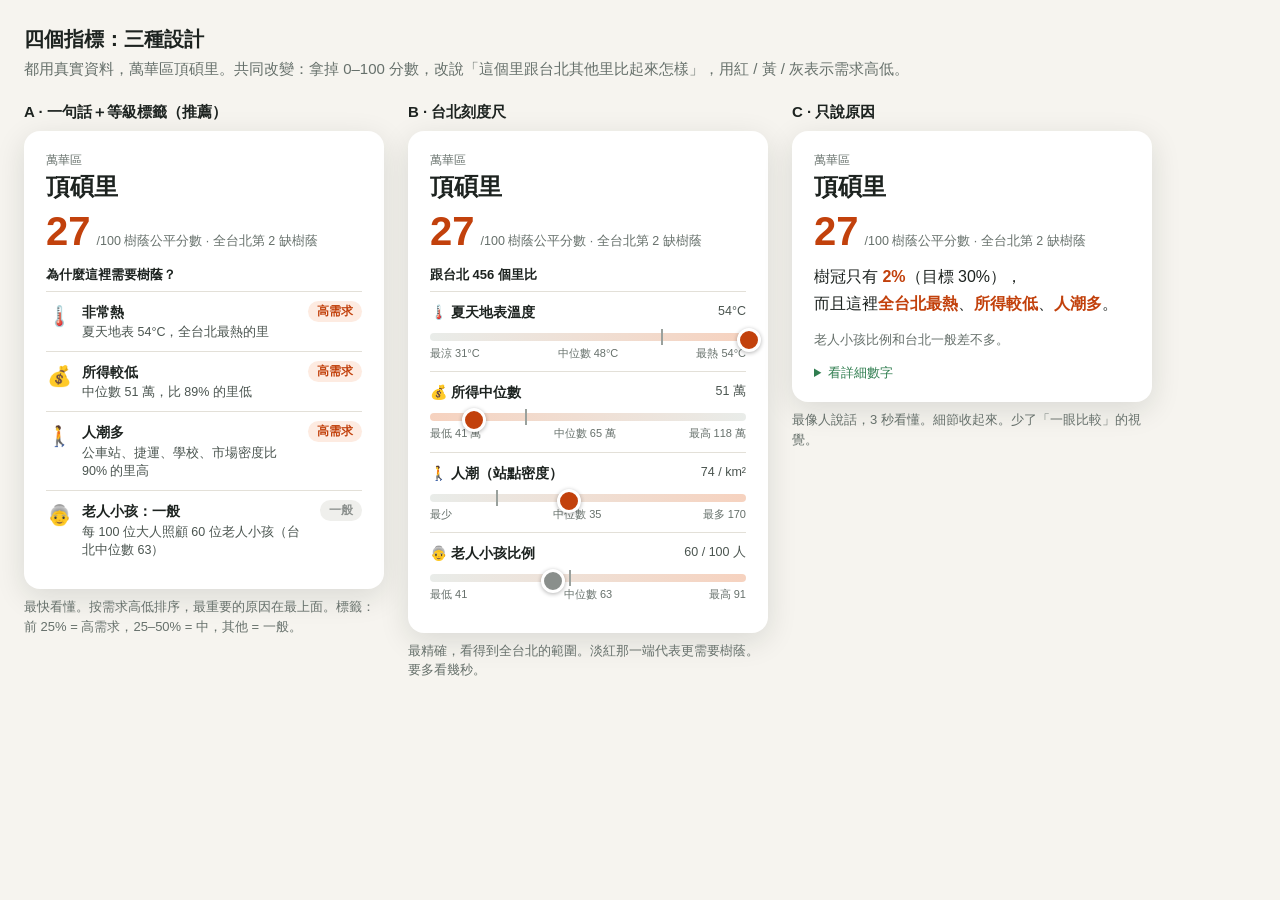
<file: shots/factor-options.html>
<!doctype html>
<html lang="zh-Hant"><head><meta charset="utf-8"><title>四個指標：三種設計</title>
<style>
:root{--ink:#1d2320;--muted:#66706b;--line:#e3e0d8;--hi:#c2410c;--hi-soft:#fdebe1;--mid:#b7791f;--mid-soft:#fdf3dc;--lo:#8a8f8c;--lo-soft:#efefec;--green:#2f7d4f}
body{margin:0;background:#f6f4ef;color:var(--ink);font:15px/1.5 -apple-system,"PingFang TC","Noto Sans TC",sans-serif;padding:24px}
h1{font-size:20px;margin:0 0 4px} .sub{color:var(--muted);margin:0 0 20px}
.grid{display:grid;grid-template-columns:repeat(3,360px);gap:24px;align-items:start}
.opt h2{font-size:15px;margin:0 0 8px} .opt p.note{font-size:13px;color:var(--muted);margin:8px 0 0}
.card{background:#fff;border-radius:16px;box-shadow:0 8px 30px rgba(20,30,25,.12);padding:20px 22px}
.eyebrow{font-size:12px;color:var(--muted)} .name{font-size:24px;font-weight:700;margin:0}
.score{display:flex;align-items:baseline;gap:6px;margin:6px 0 2px}.score b{font-size:40px;color:var(--hi);line-height:1}.score small{color:var(--muted)}
.q{font-size:13px;font-weight:600;margin:14px 0 6px}
/* A */
.f{display:flex;gap:10px;padding:9px 0;border-top:1px solid var(--line)}
.ic{font-size:20px;width:26px;text-align:center}
.f .t{flex:1}.f .t b{font-size:14px}.f .t div{font-size:12.5px;color:#4b5550}
.chip{font-size:11.5px;font-weight:700;border-radius:999px;padding:2px 9px;height:fit-content;white-space:nowrap}
.chip.hi{background:var(--hi-soft);color:var(--hi)}.chip.mid{background:var(--mid-soft);color:var(--mid)}.chip.lo{background:var(--lo-soft);color:var(--lo)}
/* B */
.s{padding:10px 0;border-top:1px solid var(--line)}
.s .top{display:flex;justify-content:space-between;font-size:14px}.s .top span{font-size:12.5px;color:#4b5550}
.strip{position:relative;height:8px;border-radius:4px;margin:10px 0 4px;background:linear-gradient(90deg,#e9ece9,#f6d2bf)}
.strip.inv{background:linear-gradient(90deg,#f6d2bf,#e9ece9)}
.med{position:absolute;top:-4px;width:2px;height:16px;background:#9aa19d}
.dot{position:absolute;top:-5px;width:18px;height:18px;margin-left:-9px;border-radius:50%;border:3px solid #fff;box-shadow:0 1px 4px rgba(0,0,0,.3)}
.ends{display:flex;justify-content:space-between;font-size:11px;color:var(--muted)}
/* C */
.because{font-size:16px;line-height:1.7;margin:12px 0 4px}
.because .k{font-weight:700;color:var(--hi)}
.minor{font-size:13px;color:var(--muted)}
details{margin-top:10px;font-size:13px}summary{color:var(--green);cursor:pointer}
</style></head><body>
<h1>四個指標：三種設計</h1>
<p class="sub">都用真實資料，萬華區頂碩里。共同改變：拿掉 0–100 分數，改說「這個里跟台北其他里比起來怎樣」，用紅 / 黃 / 灰表示需求高低。</p>
<div class="grid">

<div class="opt"><h2>A · 一句話＋等級標籤（推薦）</h2>
<div class="card"><div class="eyebrow">萬華區</div><p class="name">頂碩里</p>
<div class="score"><b>27</b><small>/100 樹蔭公平分數 · 全台北第 2 缺樹蔭</small></div>
<p class="q">為什麼這裡需要樹蔭？</p>
<div class="f"><div class="ic">🌡️</div><div class="t"><b>非常熱</b><div>夏天地表 54°C，全台北最熱的里</div></div><span class="chip hi">高需求</span></div>
<div class="f"><div class="ic">💰</div><div class="t"><b>所得較低</b><div>中位數 51 萬，比 89% 的里低</div></div><span class="chip hi">高需求</span></div>
<div class="f"><div class="ic">🚶</div><div class="t"><b>人潮多</b><div>公車站、捷運、學校、市場密度比 90% 的里高</div></div><span class="chip hi">高需求</span></div>
<div class="f"><div class="ic">👵</div><div class="t"><b>老人小孩：一般</b><div>每 100 位大人照顧 60 位老人小孩（台北中位數 63）</div></div><span class="chip lo">一般</span></div>
</div>
<p class="note">最快看懂。按需求高低排序，最重要的原因在最上面。標籤：前 25% = 高需求，25–50% = 中，其他 = 一般。</p></div>

<div class="opt"><h2>B · 台北刻度尺</h2>
<div class="card"><div class="eyebrow">萬華區</div><p class="name">頂碩里</p>
<div class="score"><b>27</b><small>/100 樹蔭公平分數 · 全台北第 2 缺樹蔭</small></div>
<p class="q">跟台北 456 個里比</p>
<div class="s"><div class="top"><b>🌡️ 夏天地表溫度</b><span>54°C</span></div><div class="strip"><div class="med" style="left:73%"></div><div class="dot" style="left:100%;background:var(--hi)"></div></div><div class="ends"><span>最涼 31°C</span><span>中位數 48°C</span><span>最熱 54°C</span></div></div>
<div class="s"><div class="top"><b>💰 所得中位數</b><span>51 萬</span></div><div class="strip inv"><div class="med" style="left:30%"></div><div class="dot" style="left:13%;background:var(--hi)"></div></div><div class="ends"><span>最低 41 萬</span><span>中位數 65 萬</span><span>最高 118 萬</span></div></div>
<div class="s"><div class="top"><b>🚶 人潮（站點密度）</b><span>74 / km²</span></div><div class="strip"><div class="med" style="left:21%"></div><div class="dot" style="left:43%;background:var(--hi)"></div></div><div class="ends"><span>最少</span><span>中位數 35</span><span>最多 170</span></div></div>
<div class="s"><div class="top"><b>👵 老人小孩比例</b><span>60 / 100 人</span></div><div class="strip"><div class="med" style="left:44%"></div><div class="dot" style="left:38%;background:var(--lo)"></div></div><div class="ends"><span>最低 41</span><span>中位數 63</span><span>最高 91</span></div></div>
</div>
<p class="note">最精確，看得到全台北的範圍。淡紅那一端代表更需要樹蔭。要多看幾秒。</p></div>

<div class="opt"><h2>C · 只說原因</h2>
<div class="card"><div class="eyebrow">萬華區</div><p class="name">頂碩里</p>
<div class="score"><b>27</b><small>/100 樹蔭公平分數 · 全台北第 2 缺樹蔭</small></div>
<p class="because">樹冠只有 <span class="k">2%</span>（目標 30%），<br>而且這裡<span class="k">全台北最熱</span>、<span class="k">所得較低</span>、<span class="k">人潮多</span>。</p>
<p class="minor">老人小孩比例和台北一般差不多。</p>
<details><summary>看詳細數字</summary><p>夏天地表 54°C（中位數 48°C）· 所得中位數 51 萬（65 萬）· 站點密度 74/km²（35）· 每 100 位大人照顧 60 位老人小孩（63）</p></details>
</div>
<p class="note">最像人說話，3 秒看懂。細節收起來。少了「一眼比較」的視覺。</p></div>

</div></body></html>
</file>
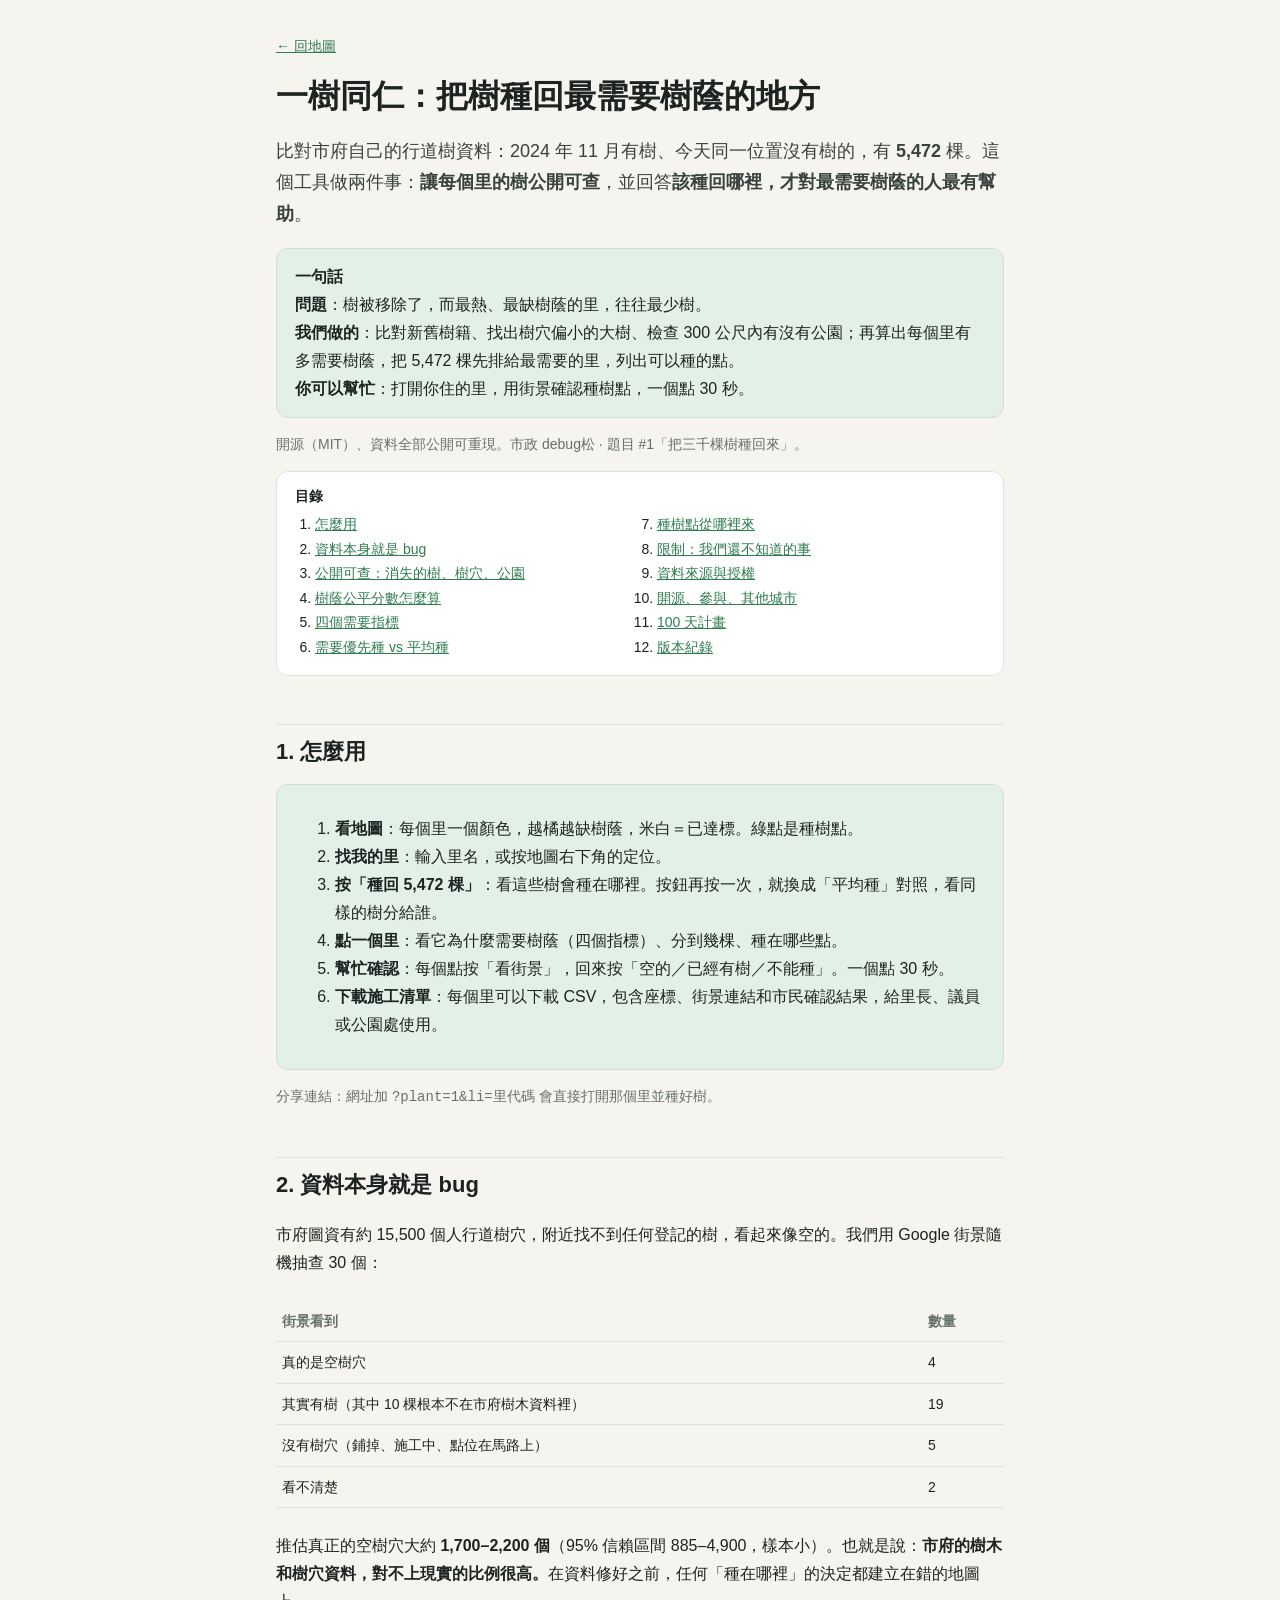
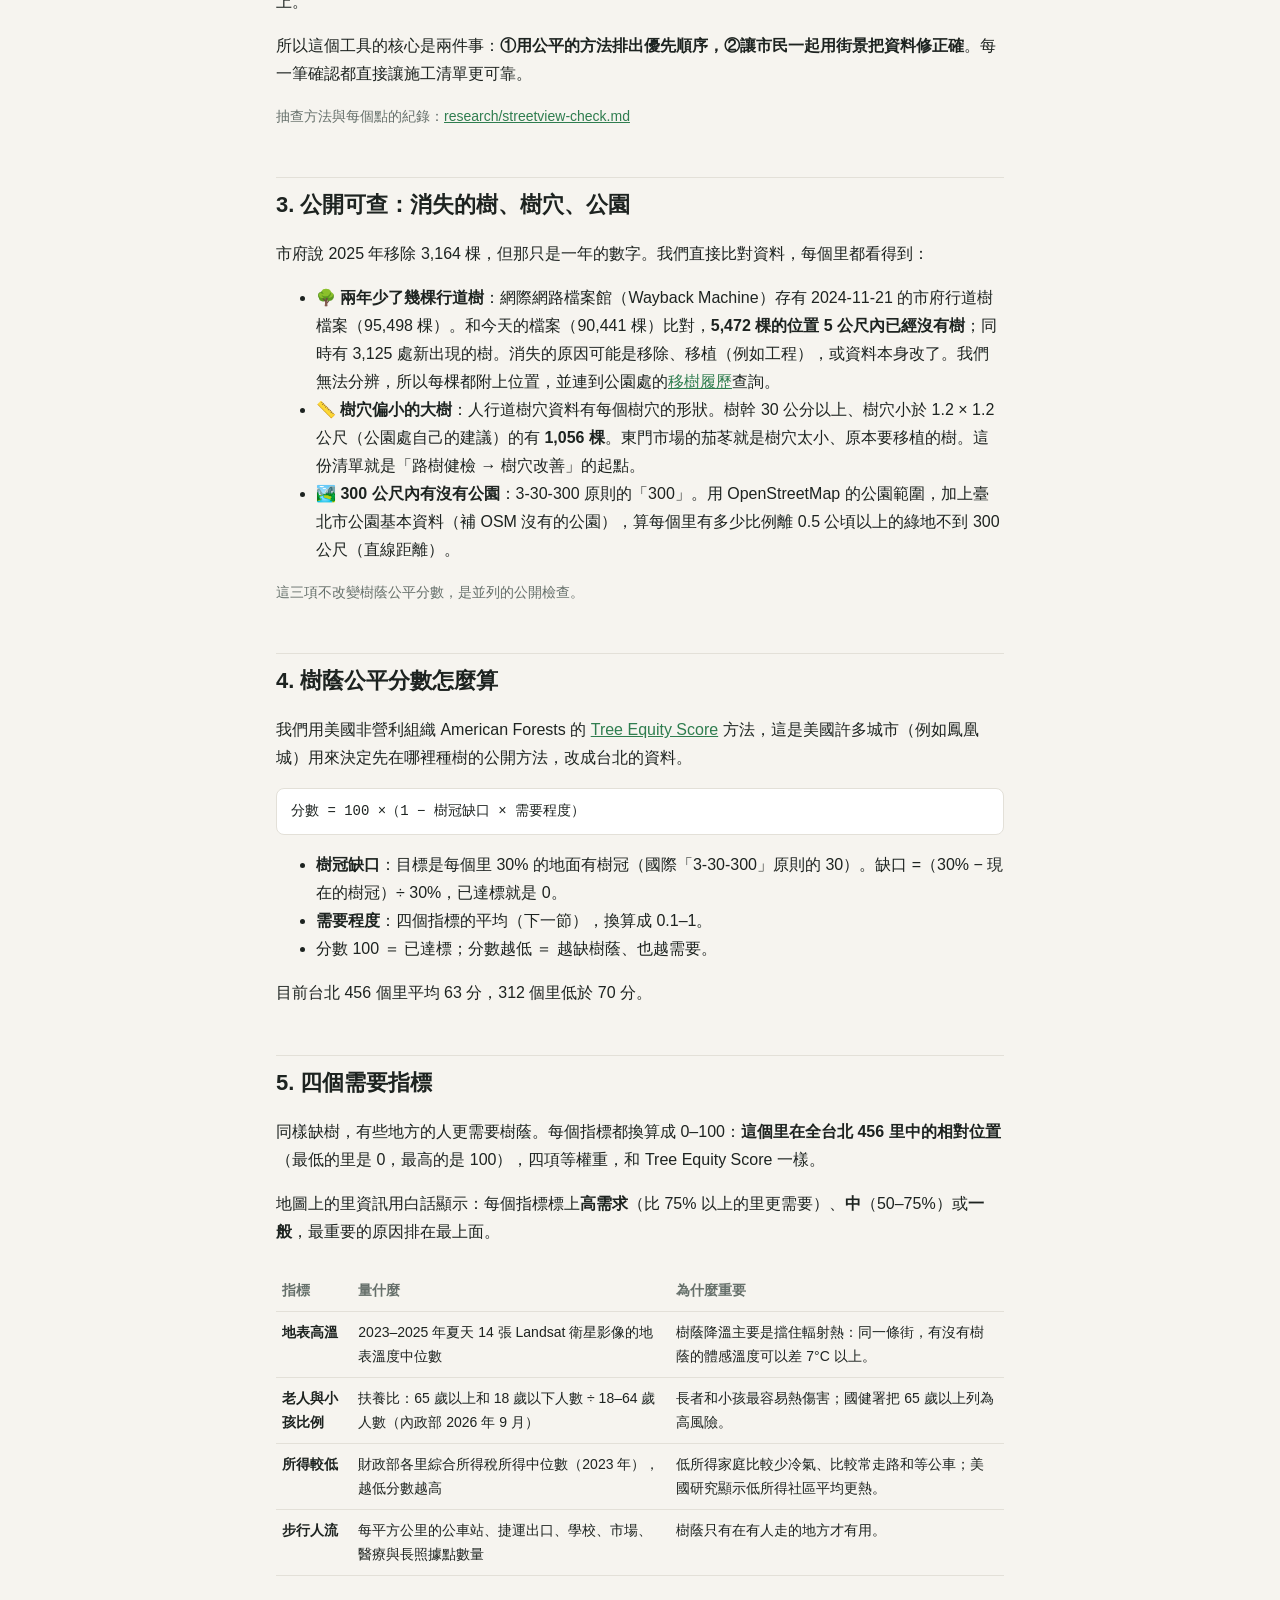
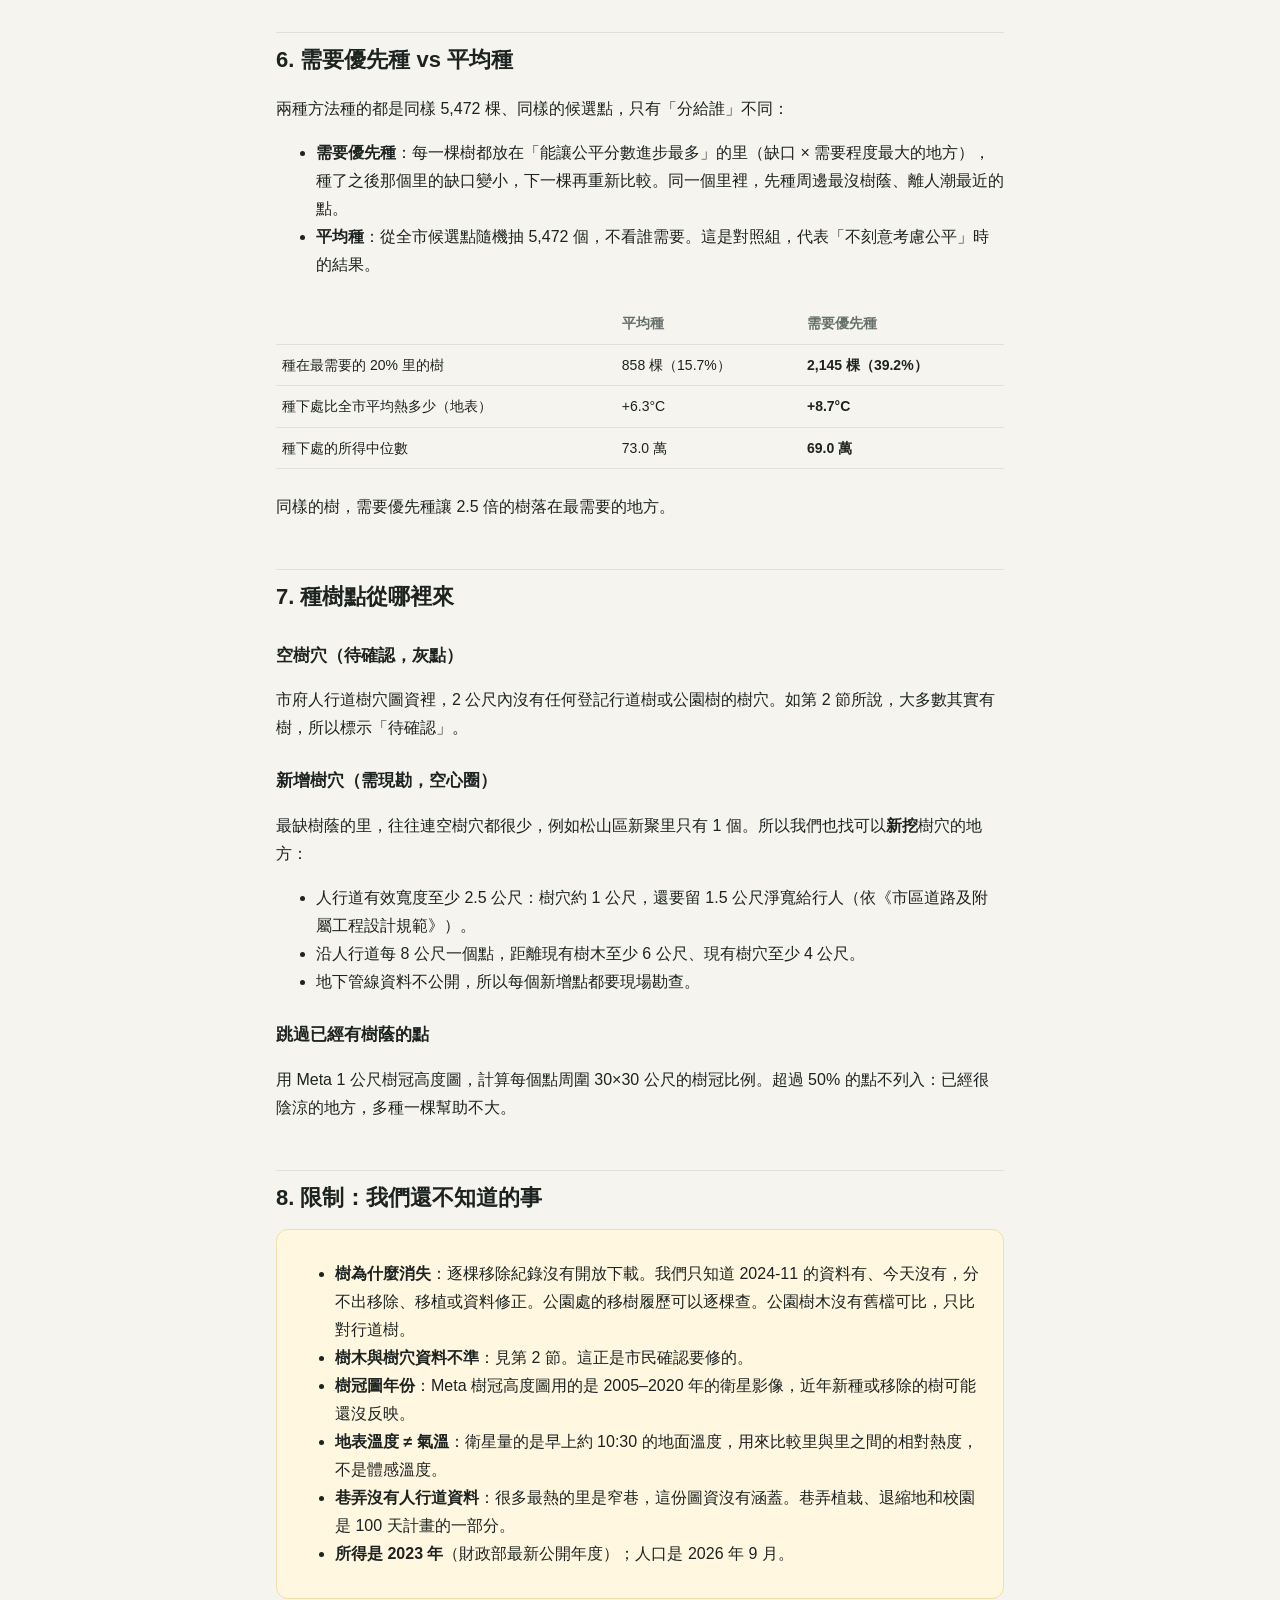
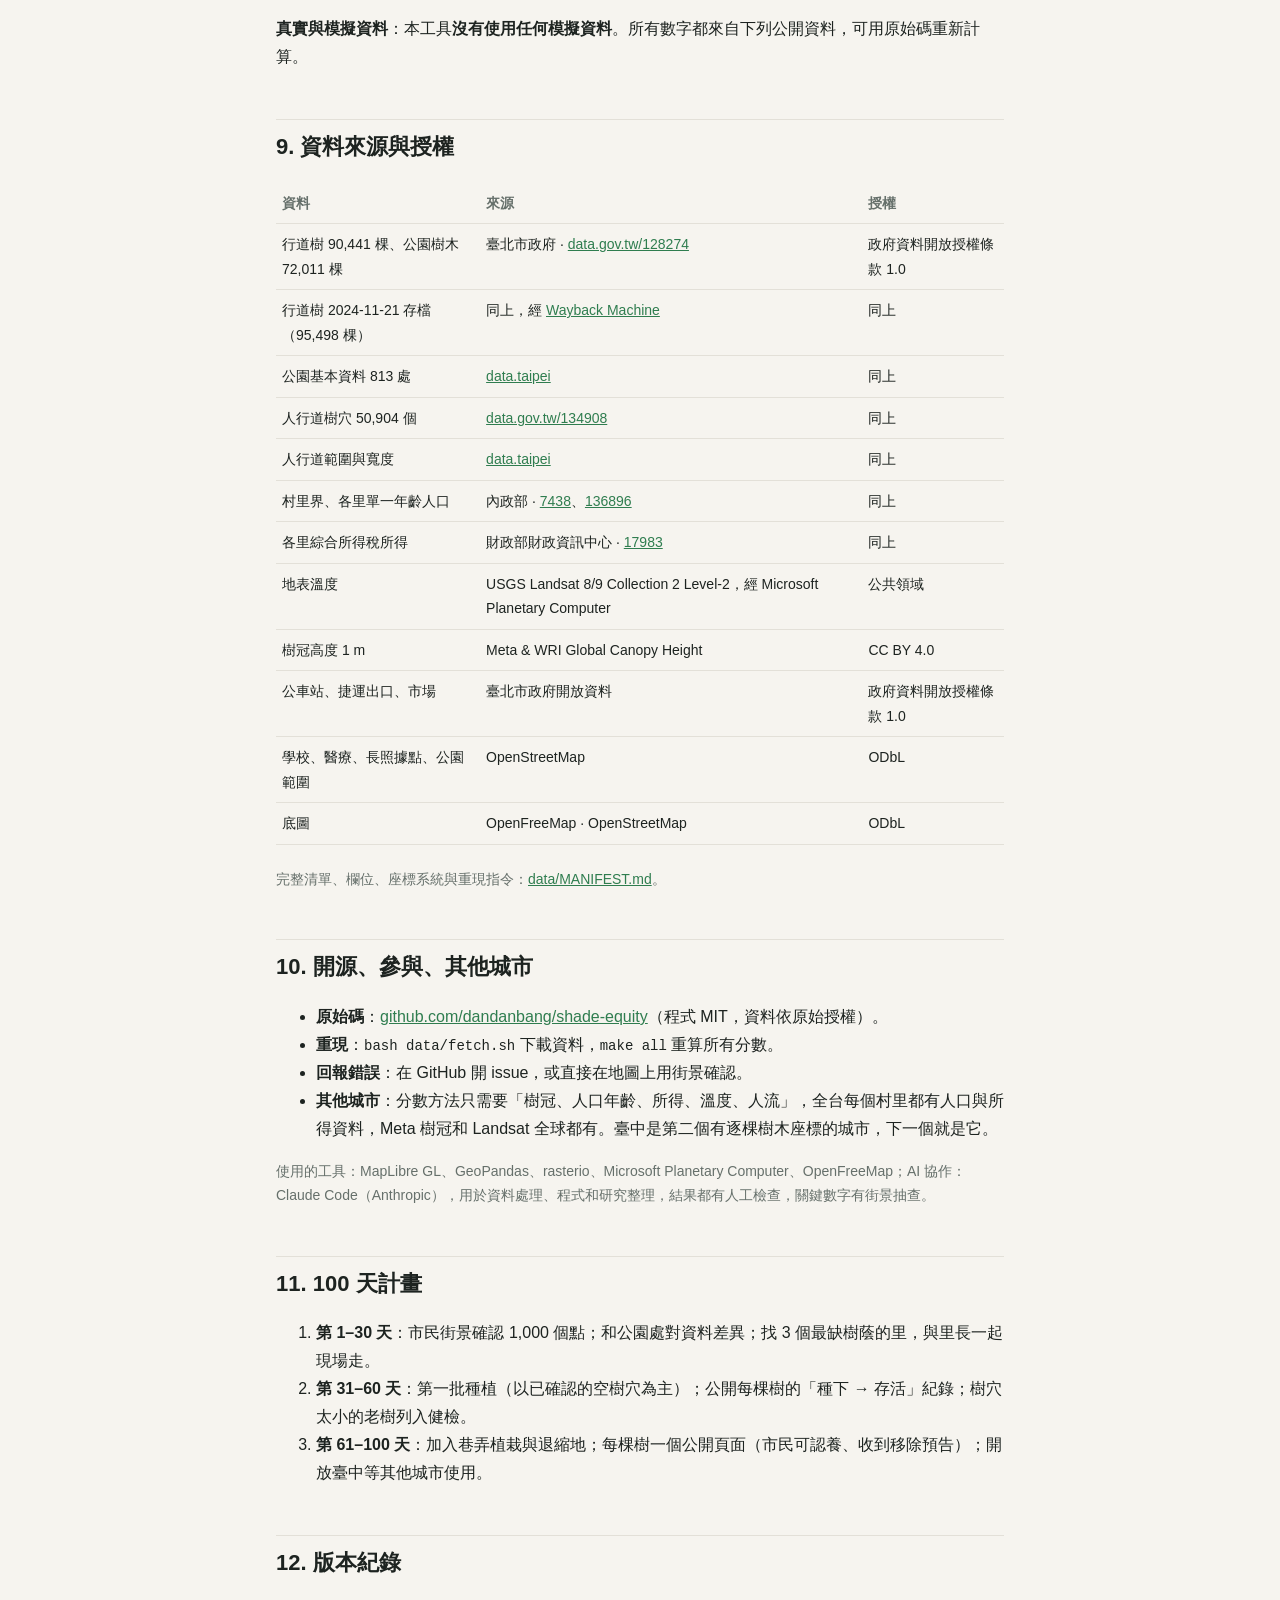
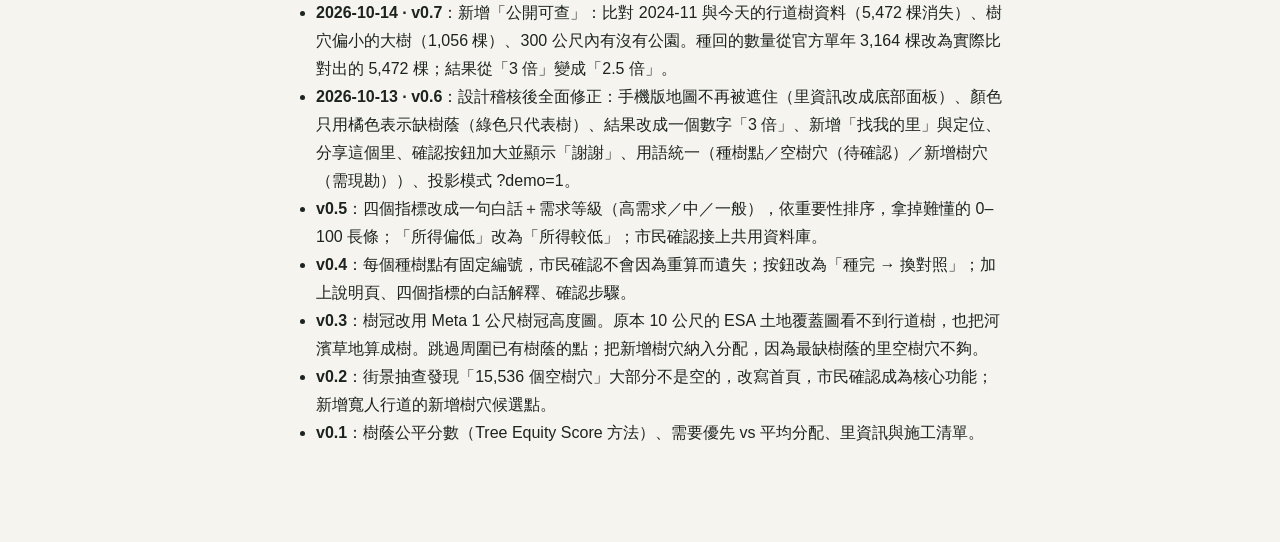
<file: web/about.html>
<!doctype html>
<html lang="zh-Hant">
<head>
<meta charset="utf-8">
<meta name="viewport" content="width=device-width, initial-scale=1">
<title>一樹同仁 · 方法與資料</title>
<meta name="description" content="一樹同仁怎麼算樹蔭公平、怎麼用、資料從哪來、有哪些限制。">
<link rel="icon" href="data:image/svg+xml,<svg xmlns=%22http://www.w3.org/2000/svg%22 viewBox=%220 0 100 100%22><text y=%22.9em%22 font-size=%2290%22>🌳</text></svg>">
<style>
  :root { --bg: #f6f4ef; --ink: #1d2320; --muted: #66706b; --line: #e3e0d8; --green: #2f7d4f; --green-soft: #e3f0e7; --sun: #d9480f; }
  * { box-sizing: border-box; }
  body { margin: 0; background: var(--bg); color: var(--ink);
    font: 16px/1.75 -apple-system, "PingFang TC", "Noto Sans TC", "Helvetica Neue", sans-serif; }
  main { max-width: 760px; margin: 0 auto; padding: 32px 16px 80px; }
  a { color: var(--green); }
  .back { font-size: 14px; }
  h1 { font-size: 32px; line-height: 1.3; margin: 16px 0 8px; }
  h2 { font-size: 22px; margin: 48px 0 8px; padding-top: 8px; border-top: 1px solid var(--line); }
  h3 { font-size: 17px; margin: 24px 0 4px; }
  .lede { font-size: 18px; color: #39433e; }
  .muted { color: var(--muted); font-size: 14px; }
  nav.toc { background: #fff; border: 1px solid var(--line); border-radius: 12px; padding: 12px 18px; font-size: 14px; }
  nav.toc ol { margin: 4px 0; padding-left: 20px; columns: 2; }
  .box { background: #fff; border: 1px solid var(--line); border-radius: 12px; padding: 14px 18px; margin: 12px 0; }
  .box.green { background: var(--green-soft); border-color: #c9e2d1; }
  .box.warn { background: #fff7e0; border-color: #f0dfa8; }
  code, .formula { font-family: ui-monospace, SFMono-Regular, Menlo, monospace; font-size: 14px; }
  .formula { display: block; background: #fff; border: 1px solid var(--line); border-radius: 8px; padding: 10px 14px; margin: 8px 0; overflow-x: auto; }
  table { width: 100%; border-collapse: collapse; font-size: 14px; margin: 8px 0; }
  th, td { text-align: left; padding: 8px 6px; border-bottom: 1px solid var(--line); vertical-align: top; }
  th { color: var(--muted); font-weight: 600; }
  .num { font-variant-numeric: tabular-nums; white-space: nowrap; }
  .tablewrap { overflow-x: auto; }
  @media (max-width: 600px) { nav.toc ol { columns: 1; } h1 { font-size: 26px; } }
</style>
</head>
<body>
<main>
<a class="back" href="./">← 回地圖</a>
<h1>一樹同仁：把樹種回最需要樹蔭的地方</h1>
<p class="lede">比對市府自己的行道樹資料：2024 年 11 月有樹、今天同一位置沒有樹的，有 <b>5,472</b> 棵。這個工具做兩件事：<b>讓每個里的樹公開可查</b>，並回答<b>該種回哪裡，才對最需要樹蔭的人最有幫助</b>。</p>
<div class="box green"><b>一句話</b><br>
<b>問題</b>：樹被移除了，而最熱、最缺樹蔭的里，往往最少樹。<br>
<b>我們做的</b>：比對新舊樹籍、找出樹穴偏小的大樹、檢查 300 公尺內有沒有公園；再算出每個里有多需要樹蔭，把 5,472 棵先排給最需要的里，列出可以種的點。<br>
<b>你可以幫忙</b>：打開你住的里，用街景確認種樹點，一個點 30 秒。</div>
<p class="muted">開源（MIT）、資料全部公開可重現。市政 debug松 · 題目 #1「把三千棵樹種回來」。</p>

<nav class="toc"><b>目錄</b>
<ol>
  <li><a href="#use">怎麼用</a></li>
  <li><a href="#bug">資料本身就是 bug</a></li>
  <li><a href="#open">公開可查：消失的樹、樹穴、公園</a></li>
  <li><a href="#score">樹蔭公平分數怎麼算</a></li>
  <li><a href="#factors">四個需要指標</a></li>
  <li><a href="#modes">需要優先種 vs 平均種</a></li>
  <li><a href="#sites">種樹點從哪裡來</a></li>
  <li><a href="#limits">限制：我們還不知道的事</a></li>
  <li><a href="#data">資料來源與授權</a></li>
  <li><a href="#oss">開源、參與、其他城市</a></li>
  <li><a href="#plan">100 天計畫</a></li>
  <li><a href="#log">版本紀錄</a></li>
</ol></nav>

<h2 id="use">1. 怎麼用</h2>
<div class="box green">
<ol>
  <li><b>看地圖</b>：每個里一個顏色，越橘越缺樹蔭，米白＝已達標。綠點是種樹點。</li>
  <li><b>找我的里</b>：輸入里名，或按地圖右下角的定位。</li>
  <li><b>按「種回 5,472 棵」</b>：看這些樹會種在哪裡。按鈕再按一次，就換成「平均種」對照，看同樣的樹分給誰。</li>
  <li><b>點一個里</b>：看它為什麼需要樹蔭（四個指標）、分到幾棵、種在哪些點。</li>
  <li><b>幫忙確認</b>：每個點按「看街景」，回來按「空的／已經有樹／不能種」。一個點 30 秒。</li>
  <li><b>下載施工清單</b>：每個里可以下載 CSV，包含座標、街景連結和市民確認結果，給里長、議員或公園處使用。</li>
</ol>
</div>
<p class="muted">分享連結：網址加 <code>?plant=1&amp;li=里代碼</code> 會直接打開那個里並種好樹。</p>

<h2 id="bug">2. 資料本身就是 bug</h2>
<p>市府圖資有約 15,500 個人行道樹穴，附近找不到任何登記的樹，看起來像空的。我們用 Google 街景隨機抽查 30 個：</p>
<div class="tablewrap"><table>
  <tr><th>街景看到</th><th class="num">數量</th></tr>
  <tr><td>真的是空樹穴</td><td class="num">4</td></tr>
  <tr><td>其實有樹（其中 10 棵根本不在市府樹木資料裡）</td><td class="num">19</td></tr>
  <tr><td>沒有樹穴（鋪掉、施工中、點位在馬路上）</td><td class="num">5</td></tr>
  <tr><td>看不清楚</td><td class="num">2</td></tr>
</table></div>
<p>推估真正的空樹穴大約 <b>1,700–2,200 個</b>（95% 信賴區間 885–4,900，樣本小）。也就是說：<b>市府的樹木和樹穴資料，對不上現實的比例很高。</b>在資料修好之前，任何「種在哪裡」的決定都建立在錯的地圖上。</p>
<p>所以這個工具的核心是兩件事：<b>①用公平的方法排出優先順序，②讓市民一起用街景把資料修正確</b>。每一筆確認都直接讓施工清單更可靠。</p>
<p class="muted">抽查方法與每個點的紀錄：<a href="https://github.com/dandanbang/shade-equity/blob/main/research/streetview-check.md">research/streetview-check.md</a></p>

<h2 id="open">3. 公開可查：消失的樹、樹穴、公園</h2>
<p>市府說 2025 年移除 3,164 棵，但那只是一年的數字。我們直接比對資料，每個里都看得到：</p>
<ul>
  <li><b>🌳 兩年少了幾棵行道樹</b>：網際網路檔案館（Wayback Machine）存有 2024-11-21 的市府行道樹檔案（95,498 棵）。和今天的檔案（90,441 棵）比對，<b>5,472 棵的位置 5 公尺內已經沒有樹</b>；同時有 3,125 處新出現的樹。消失的原因可能是移除、移植（例如工程），或資料本身改了。我們無法分辨，所以每棵都附上位置，並連到公園處的<a href="https://geopkl.gov.taipei/">移樹履歷</a>查詢。</li>
  <li><b>📏 樹穴偏小的大樹</b>：人行道樹穴資料有每個樹穴的形狀。樹幹 30 公分以上、樹穴小於 1.2 × 1.2 公尺（公園處自己的建議）的有 <b>1,056 棵</b>。東門市場的茄苳就是樹穴太小、原本要移植的樹。這份清單就是「路樹健檢 → 樹穴改善」的起點。</li>
  <li><b>🏞️ 300 公尺內有沒有公園</b>：3-30-300 原則的「300」。用 OpenStreetMap 的公園範圍，加上臺北市公園基本資料（補 OSM 沒有的公園），算每個里有多少比例離 0.5 公頃以上的綠地不到 300 公尺（直線距離）。</li>
</ul>
<p class="muted">這三項不改變樹蔭公平分數，是並列的公開檢查。</p>

<h2 id="score">4. 樹蔭公平分數怎麼算</h2>
<p>我們用美國非營利組織 American Forests 的 <a href="https://treeequityscore.org/methodology">Tree Equity Score</a> 方法，這是美國許多城市（例如鳳凰城）用來決定先在哪裡種樹的公開方法，改成台北的資料。</p>
<span class="formula">分數 = 100 ×（1 − 樹冠缺口 × 需要程度）</span>
<ul>
  <li><b>樹冠缺口</b>：目標是每個里 30% 的地面有樹冠（國際「3-30-300」原則的 30）。缺口 =（30% − 現在的樹冠）÷ 30%，已達標就是 0。</li>
  <li><b>需要程度</b>：四個指標的平均（下一節），換算成 0.1–1。</li>
  <li>分數 100 ＝ 已達標；分數越低 ＝ 越缺樹蔭、也越需要。</li>
</ul>
<p>目前台北 456 個里平均 63 分，312 個里低於 70 分。</p>

<h2 id="factors">5. 四個需要指標</h2>
<p>同樣缺樹，有些地方的人更需要樹蔭。每個指標都換算成 0–100：<b>這個里在全台北 456 里中的相對位置</b>（最低的里是 0，最高的是 100），四項等權重，和 Tree Equity Score 一樣。</p>
<p>地圖上的里資訊用白話顯示：每個指標標上<b>高需求</b>（比 75% 以上的里更需要）、<b>中</b>（50–75%）或<b>一般</b>，最重要的原因排在最上面。</p>
<div class="tablewrap"><table>
  <tr><th>指標</th><th>量什麼</th><th>為什麼重要</th></tr>
  <tr><td><b>地表高溫</b></td><td>2023–2025 年夏天 14 張 Landsat 衛星影像的地表溫度中位數</td><td>樹蔭降溫主要是擋住輻射熱：同一條街，有沒有樹蔭的體感溫度可以差 7°C 以上。</td></tr>
  <tr><td><b>老人與小孩比例</b></td><td>扶養比：65 歲以上和 18 歲以下人數 ÷ 18–64 歲人數（內政部 2026 年 9 月）</td><td>長者和小孩最容易熱傷害；國健署把 65 歲以上列為高風險。</td></tr>
  <tr><td><b>所得較低</b></td><td>財政部各里綜合所得稅所得中位數（2023 年），越低分數越高</td><td>低所得家庭比較少冷氣、比較常走路和等公車；美國研究顯示低所得社區平均更熱。</td></tr>
  <tr><td><b>步行人流</b></td><td>每平方公里的公車站、捷運出口、學校、市場、醫療與長照據點數量</td><td>樹蔭只有在有人走的地方才有用。</td></tr>
</table></div>

<h2 id="modes">6. 需要優先種 vs 平均種</h2>
<p>兩種方法種的都是同樣 5,472 棵、同樣的候選點，只有「分給誰」不同：</p>
<ul>
  <li><b>需要優先種</b>：每一棵樹都放在「能讓公平分數進步最多」的里（缺口 × 需要程度最大的地方），種了之後那個里的缺口變小，下一棵再重新比較。同一個里裡，先種周邊最沒樹蔭、離人潮最近的點。</li>
  <li><b>平均種</b>：從全市候選點隨機抽 5,472 個，不看誰需要。這是對照組，代表「不刻意考慮公平」時的結果。</li>
</ul>
<div class="tablewrap"><table>
  <tr><th></th><th class="num">平均種</th><th class="num">需要優先種</th></tr>
  <tr><td>種在最需要的 20% 里的樹</td><td class="num">858 棵（15.7%）</td><td class="num"><b>2,145 棵（39.2%）</b></td></tr>
  <tr><td>種下處比全市平均熱多少（地表）</td><td class="num">+6.3°C</td><td class="num"><b>+8.7°C</b></td></tr>
  <tr><td>種下處的所得中位數</td><td class="num">73.0 萬</td><td class="num"><b>69.0 萬</b></td></tr>
</table></div>
<p>同樣的樹，需要優先種讓 2.5 倍的樹落在最需要的地方。</p>

<h2 id="sites">7. 種樹點從哪裡來</h2>
<h3>空樹穴（待確認，灰點）</h3>
<p>市府人行道樹穴圖資裡，2 公尺內沒有任何登記行道樹或公園樹的樹穴。如第 2 節所說，大多數其實有樹，所以標示「待確認」。</p>
<h3>新增樹穴（需現勘，空心圈）</h3>
<p>最缺樹蔭的里，往往連空樹穴都很少，例如松山區新聚里只有 1 個。所以我們也找可以<b>新挖</b>樹穴的地方：</p>
<ul>
  <li>人行道有效寬度至少 2.5 公尺：樹穴約 1 公尺，還要留 1.5 公尺淨寬給行人（依《市區道路及附屬工程設計規範》）。</li>
  <li>沿人行道每 8 公尺一個點，距離現有樹木至少 6 公尺、現有樹穴至少 4 公尺。</li>
  <li>地下管線資料不公開，所以每個新增點都要現場勘查。</li>
</ul>
<h3>跳過已經有樹蔭的點</h3>
<p>用 Meta 1 公尺樹冠高度圖，計算每個點周圍 30×30 公尺的樹冠比例。超過 50% 的點不列入：已經很陰涼的地方，多種一棵幫助不大。</p>

<h2 id="limits">8. 限制：我們還不知道的事</h2>
<div class="box warn">
<ul>
  <li><b>樹為什麼消失</b>：逐棵移除紀錄沒有開放下載。我們只知道 2024-11 的資料有、今天沒有，分不出移除、移植或資料修正。公園處的移樹履歷可以逐棵查。公園樹木沒有舊檔可比，只比對行道樹。</li>
  <li><b>樹木與樹穴資料不準</b>：見第 2 節。這正是市民確認要修的。</li>
  <li><b>樹冠圖年份</b>：Meta 樹冠高度圖用的是 2005–2020 年的衛星影像，近年新種或移除的樹可能還沒反映。</li>
  <li><b>地表溫度 ≠ 氣溫</b>：衛星量的是早上約 10:30 的地面溫度，用來比較里與里之間的相對熱度，不是體感溫度。</li>
  <li><b>巷弄沒有人行道資料</b>：很多最熱的里是窄巷，這份圖資沒有涵蓋。巷弄植栽、退縮地和校園是 100 天計畫的一部分。</li>
  <li><b>所得是 2023 年</b>（財政部最新公開年度）；人口是 2026 年 9 月。</li>
</ul>
</div>
<p><b>真實與模擬資料</b>：本工具<b>沒有使用任何模擬資料</b>。所有數字都來自下列公開資料，可用原始碼重新計算。</p>

<h2 id="data">9. 資料來源與授權</h2>
<div class="tablewrap"><table>
  <tr><th>資料</th><th>來源</th><th>授權</th></tr>
  <tr><td>行道樹 90,441 棵、公園樹木 72,011 棵</td><td>臺北市政府 · <a href="https://data.gov.tw/dataset/128274">data.gov.tw/128274</a></td><td>政府資料開放授權條款 1.0</td></tr>
  <tr><td>行道樹 2024-11-21 存檔（95,498 棵）</td><td>同上，經 <a href="https://web.archive.org/web/20241121065019/https://tppkl.blob.core.windows.net/blobfs/TaipeiTree.csv">Wayback Machine</a></td><td>同上</td></tr>
  <tr><td>公園基本資料 813 處</td><td><a href="https://data.taipei/dataset/detail?id=ea732fb5-4bec-4be7-93f2-8ab91e74a6c6">data.taipei</a></td><td>同上</td></tr>
  <tr><td>人行道樹穴 50,904 個</td><td><a href="https://data.gov.tw/dataset/134908">data.gov.tw/134908</a></td><td>同上</td></tr>
  <tr><td>人行道範圍與寬度</td><td><a href="https://data.taipei/dataset/detail?id=715d3a83-8445-4496-b6bf-b0900538b7e7">data.taipei</a></td><td>同上</td></tr>
  <tr><td>村里界、各里單一年齡人口</td><td>內政部 · <a href="https://data.gov.tw/dataset/7438">7438</a>、<a href="https://data.gov.tw/dataset/136896">136896</a></td><td>同上</td></tr>
  <tr><td>各里綜合所得稅所得</td><td>財政部財政資訊中心 · <a href="https://data.gov.tw/dataset/17983">17983</a></td><td>同上</td></tr>
  <tr><td>地表溫度</td><td>USGS Landsat 8/9 Collection 2 Level-2，經 Microsoft Planetary Computer</td><td>公共領域</td></tr>
  <tr><td>樹冠高度 1 m</td><td>Meta &amp; WRI Global Canopy Height</td><td>CC BY 4.0</td></tr>
  <tr><td>公車站、捷運出口、市場</td><td>臺北市政府開放資料</td><td>政府資料開放授權條款 1.0</td></tr>
  <tr><td>學校、醫療、長照據點、公園範圍</td><td>OpenStreetMap</td><td>ODbL</td></tr>
  <tr><td>底圖</td><td>OpenFreeMap · OpenStreetMap</td><td>ODbL</td></tr>
</table></div>
<p class="muted">完整清單、欄位、座標系統與重現指令：<a href="https://github.com/dandanbang/shade-equity/blob/main/data/MANIFEST.md">data/MANIFEST.md</a>。</p>

<h2 id="oss">10. 開源、參與、其他城市</h2>
<ul>
  <li><b>原始碼</b>：<a href="https://github.com/dandanbang/shade-equity">github.com/dandanbang/shade-equity</a>（程式 MIT，資料依原始授權）。</li>
  <li><b>重現</b>：<code>bash data/fetch.sh</code> 下載資料，<code>make all</code> 重算所有分數。</li>
  <li><b>回報錯誤</b>：在 GitHub 開 issue，或直接在地圖上用街景確認。</li>
  <li><b>其他城市</b>：分數方法只需要「樹冠、人口年齡、所得、溫度、人流」，全台每個村里都有人口與所得資料，Meta 樹冠和 Landsat 全球都有。臺中是第二個有逐棵樹木座標的城市，下一個就是它。</li>
</ul>
<p class="muted">使用的工具：MapLibre GL、GeoPandas、rasterio、Microsoft Planetary Computer、OpenFreeMap；AI 協作：Claude Code（Anthropic），用於資料處理、程式和研究整理，結果都有人工檢查，關鍵數字有街景抽查。</p>

<h2 id="plan">11. 100 天計畫</h2>
<ol>
  <li><b>第 1–30 天</b>：市民街景確認 1,000 個點；和公園處對資料差異；找 3 個最缺樹蔭的里，與里長一起現場走。</li>
  <li><b>第 31–60 天</b>：第一批種植（以已確認的空樹穴為主）；公開每棵樹的「種下 → 存活」紀錄；樹穴太小的老樹列入健檢。</li>
  <li><b>第 61–100 天</b>：加入巷弄植栽與退縮地；每棵樹一個公開頁面（市民可認養、收到移除預告）；開放臺中等其他城市使用。</li>
</ol>

<h2 id="log">12. 版本紀錄</h2>
<ul>
  <li><b>2026-10-14 · v0.7</b>：新增「公開可查」：比對 2024-11 與今天的行道樹資料（5,472 棵消失）、樹穴偏小的大樹（1,056 棵）、300 公尺內有沒有公園。種回的數量從官方單年 3,164 棵改為實際比對出的 5,472 棵；結果從「3 倍」變成「2.5 倍」。</li>
  <li><b>2026-10-13 · v0.6</b>：設計稽核後全面修正：手機版地圖不再被遮住（里資訊改成底部面板）、顏色只用橘色表示缺樹蔭（綠色只代表樹）、結果改成一個數字「3 倍」、新增「找我的里」與定位、分享這個里、確認按鈕加大並顯示「謝謝」、用語統一（種樹點／空樹穴（待確認）／新增樹穴（需現勘））、投影模式 ?demo=1。</li>
  <li><b>v0.5</b>：四個指標改成一句白話＋需求等級（高需求／中／一般），依重要性排序，拿掉難懂的 0–100 長條；「所得偏低」改為「所得較低」；市民確認接上共用資料庫。</li>
  <li><b>v0.4</b>：每個種樹點有固定編號，市民確認不會因為重算而遺失；按鈕改為「種完 → 換對照」；加上說明頁、四個指標的白話解釋、確認步驟。</li>
  <li><b>v0.3</b>：樹冠改用 Meta 1 公尺樹冠高度圖。原本 10 公尺的 ESA 土地覆蓋圖看不到行道樹，也把河濱草地算成樹。跳過周圍已有樹蔭的點；把新增樹穴納入分配，因為最缺樹蔭的里空樹穴不夠。</li>
  <li><b>v0.2</b>：街景抽查發現「15,536 個空樹穴」大部分不是空的，改寫首頁，市民確認成為核心功能；新增寬人行道的新增樹穴候選點。</li>
  <li><b>v0.1</b>：樹蔭公平分數（Tree Equity Score 方法）、需要優先 vs 平均分配、里資訊與施工清單。</li>
</ul>
</main>
</body>
</html>
</file>
